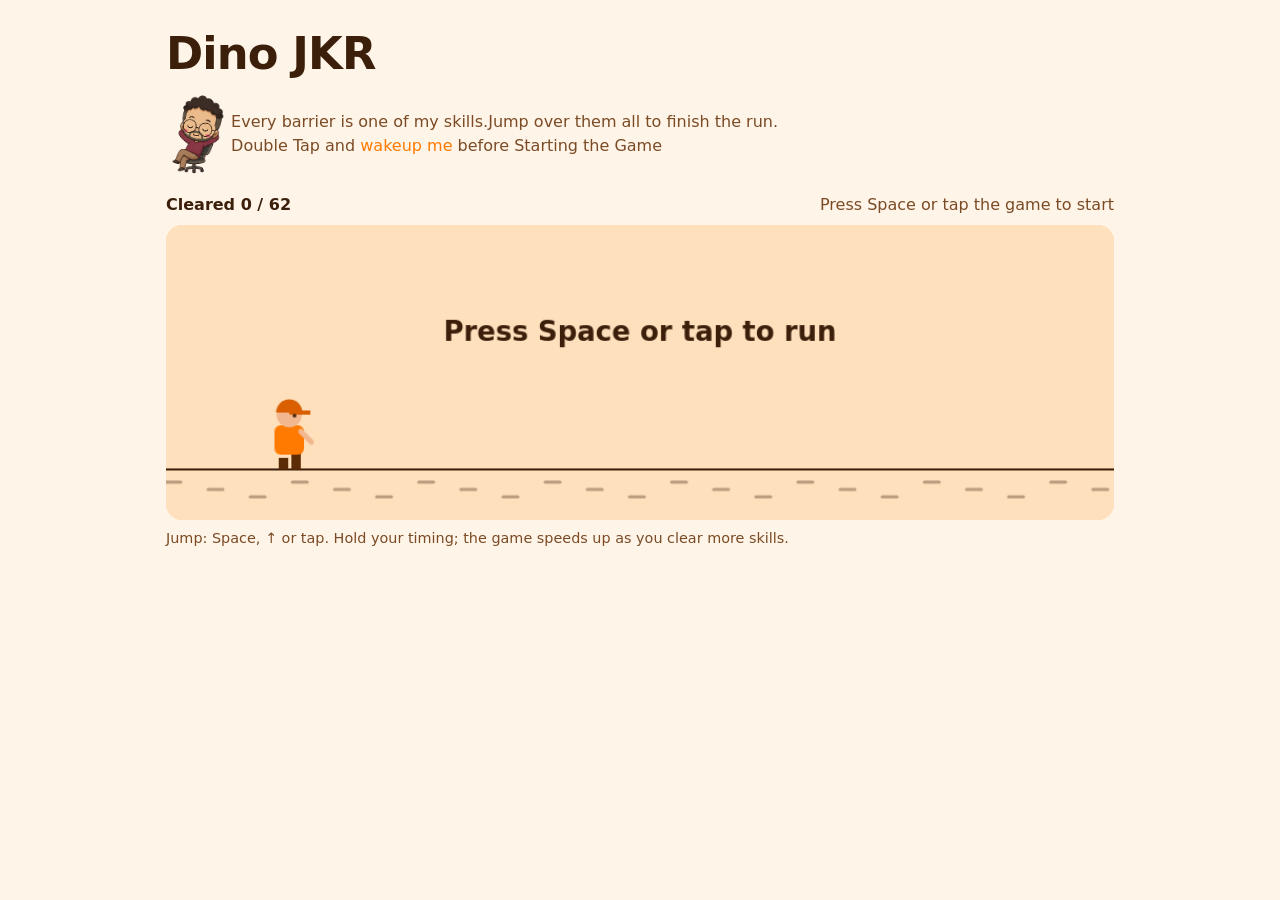
<file: dino-jkr.html>
<!DOCTYPE html>
<html lang="en" id="dino-jkr">

<head>
    <meta charset="utf-8">
    <meta name="viewport" content="width=device-width, initial-scale=1, viewport-fit=cover">

    <title>Dino JKR</title>

    <style>
        :root {
            --bg: #fff4e8;
            --ink: #3b1f0b;
            --sky: #ffe0bd;
            --card: #ffffff;
            --mut: #7a4b25;
            --acc: #ff7a00;
            color-scheme: light;
        }
        .accent {
            color: var(--acc);
        }

        * {
            box-sizing: border-box;
        }

        html,
        body {
            margin: 0;
            padding: 0;
        }

        body {
            background: var(--bg);
            color: var(--ink);
            font-family:
                "Bricolage Grotesque",
                system-ui,
                -apple-system,
                "Segoe UI",
                sans-serif;
            line-height: 1.5;
        }

        main {
            max-width: 980px;
            margin: 0 auto;
            padding: 20px 16px 40px;
        }

        h1 {
            font-size: clamp(1.8rem, 5vw, 2.8rem);
            font-weight: 800;
            margin: 0 0 4px;
            letter-spacing: -0.02em;
        }

        div.sub {
            margin: 0 0 16px;
            color: var(--mut);
        }
        div.sub  img, div.sub p {
            display: inline-block;
            vertical-align: middle;
        }

        .hud {
            display: flex;
            justify-content: space-between;
            gap: 12px;
            flex-wrap: wrap;
            margin-bottom: 8px;
            font-weight: 700;
        }

        .hud span:last-child {
            color: var(--mut);
            font-weight: 400;
        }

        canvas {
            display: block;
            width: 100%;
            height: auto;
            border-radius: 16px;
            background: var(--sky);
            touch-action: manipulation;
            cursor: pointer;
            outline-offset: 3px;
        }

        canvas:focus-visible {
            outline: 3px solid var(--acc);
        }

        .hint {
            color: var(--mut);
            font-size: 0.9rem;
            margin: 8px 0 0;
        }

        /* Game Loader */
        #skillRunnerLoader {
            position: fixed;
            inset: 0;
            z-index: 9999;
            display: grid;
            place-items: center;
            background: var(--bg);
            color: var(--ink);
            transition:
                opacity 0.45s ease,
                visibility 0.45s ease;
        }

        #skillRunnerLoader.loaded {
            opacity: 0;
            visibility: hidden;
            pointer-events: none;
        }

        .skill-runner-loader-inner {
            width: min(320px, calc(100vw - 40px));
            text-align: center;
        }

        .skill-runner-loader-spinner {
            width: 54px;
            height: 54px;
            margin: 0 auto 18px;
            border: 5px solid rgba(255, 122, 0, 0.18);
            border-top-color: var(--acc);
            border-radius: 50%;
            animation: skillRunnerLoaderSpin 0.8s linear infinite;
        }

        .skill-runner-loader-title {
            font-weight: 800;
            font-size: 1.15rem;
            margin-bottom: 14px;
        }

        .skill-runner-loader-bar {
            height: 7px;
            overflow: hidden;
            border-radius: 999px;
            background: rgba(255, 122, 0, 0.15);
        }

        .skill-runner-loader-bar span {
            display: block;
            width: 0;
            height: 100%;
            border-radius: inherit;
            background: var(--acc);
            animation: skillRunnerLoaderProgress 1.5s ease forwards;
        }

        .skill-runner-loader-percent {
            margin-top: 8px;
            color: var(--mut);
            font-size: 0.85rem;
        }

        @keyframes skillRunnerLoaderSpin {
            to {
                transform: rotate(360deg);
            }
        }

        @keyframes skillRunnerLoaderProgress {
            0% {
                width: 0;
            }

            70% {
                width: 78%;
            }

            100% {
                width: 100%;
            }
        }

        @media (prefers-reduced-motion: reduce) {
            .skill-runner-loader-spinner,
            .skill-runner-loader-bar span {
                animation: none;
            }

            .skill-runner-loader-bar span {
                width: 100%;
            }
        }
    </style>
</head>

<body>

    <!-- Loader -->
    <div id="skillRunnerLoader" aria-label="Loading game">
        <div class="skill-runner-loader-inner">

            <div class="skill-runner-loader-spinner"></div>

            <div class="skill-runner-loader-title">
                Loading Dino JKR...
            </div>

            <div class="skill-runner-loader-bar">
                <span></span>
            </div>

            <div class="skill-runner-loader-percent">
                0%
            </div>

        </div>
    </div>

    <main>

        <h1>Dino JKR</h1>

        <div class="sub">
          <img src="assets/img/avatars/relax.png" width="60px">
          <p>Every barrier is one of my skills.Jump over them all to finish the run.<br>Double Tap and <span class="accent">wakeup me</span> before Starting the Game</p>
        </div>

        <div class="hud">
            <span id="skillRunnerScore">
                Cleared 0 / 0
            </span>

            <span id="skillRunnerStatus">
                Press Space or tap the game to start
            </span>
            
        </div>

        <canvas
            id="skillRunnerCanvas"
            width="900"
            height="280"
            tabindex="0"
            aria-label="Skill runner game. Press space or tap to jump."
        ></canvas>

        <p class="hint">
            Jump: Space, ↑ or tap.
            Hold your timing; the game speeds up as you clear more skills.
        </p>

    </main>

    <script>
        (() => {

            "use strict";

            /* =========================================================
               GAME DATA
            ========================================================= */

            const skillRunnerData = [

                [
                    "Frontend",
                    "#2563eb",
                    "🌐|HTML5;🎨|CSS3;⚡|JavaScript;🎞️|GSAP;💲|jQuery;🅱️|Bootstrap 5;🌬️|Tailwind CSS;⚛️|React.js;🚀|Vite;📱|Responsive Design"
                ],

                [
                    "Backend",
                    "#16a34a",
                    "🐘|PHP;🐍|Python;🟢|Node.js;🖥️|Server-Side Programming;🔁|CRUD Operations"
                ],

                [
                    "Databases",
                    "#9333ea",
                    "🐬|MySQL;🍃|MongoDB;🗃️|SQL;🛠️|phpMyAdmin;📐|Database Design;⏱️|Query Optimization"
                ],

                [
                    "Frameworks",
                    "#dc2626",
                    "🚂|Express.js;🟩|Vue.js;🔴|Laravel;🧪|Flask;🎸|Django"
                ],

                [
                    "APIs & Integration",
                    "#0891b2",
                    "🔌|REST APIs;🧩|Third-Party APIs;🔄|AJAX;📡|Fetch API;📦|JSON;💳|Payment Gateway;📧|Email Integration;📬|SMTP"
                ],

                [
                    "Web Infrastructure",
                    "#ea580c",
                    "🎛️|cPanel;📮|Webmail;🧭|DNS;🏷️|Domain Management;🔒|SSL/TLS;☁️|Cloudflare;🚢|Deployment;🔧|Hosting Maintenance"
                ],

                [
                    "CMS & Platforms",
                    "#be185d",
                    "📝|WordPress;🎯|Webflow;🖌️|Theme Customization;🔗|Plugin Integration;🗂️|Website Management"
                ],

                [
                    "SEO & Analytics",
                    "#4d7c0f",
                    "🔎|Search Console;📊|Analytics 4;🧷|Tag Manager;🗺️|XML Sitemaps;🤖|robots.txt;🏎️|PageSpeed Insights;🏮|Lighthouse;📍|Business Profile;🛰️|Technical SEO"
                ],

                [
                    "Tools",
                    "#475569",
                    "🌿|Git;🐙|GitHub;💻|VS Code;🐞|PyCharm;🧱|WAMP Server;✏️|Figma"
                ]

            ];


            /* =========================================================
               SKILL COLLECTION
            ========================================================= */

            const skillRunnerSkills = [];
            const skillRunnerCategories = {};

            skillRunnerData.forEach(
                (
                    [
                        skillRunnerCategory,
                        skillRunnerColor,
                        skillRunnerSkillsText
                    ]
                ) => {

                    skillRunnerCategories[skillRunnerCategory] = {
                        color: skillRunnerColor,
                        total: 0,
                        completed: 0
                    };

                    skillRunnerSkillsText
                        .split(";")
                        .forEach(skillRunnerItem => {

                            const [
                                skillRunnerEmoji,
                                skillRunnerName
                            ] = skillRunnerItem.split("|");

                            skillRunnerSkills.push({
                                category: skillRunnerCategory,
                                color: skillRunnerColor,
                                emoji: skillRunnerEmoji,
                                name: skillRunnerName
                            });

                            skillRunnerCategories[
                                skillRunnerCategory
                            ].total++;

                        });

                }
            );


            /* =========================================================
               CANVAS
            ========================================================= */

            const skillRunnerCanvas =
                document.getElementById("skillRunnerCanvas");

            const skillRunnerContext =
                skillRunnerCanvas.getContext("2d");

            const skillRunnerWidth = 900;
            const skillRunnerHeight = 280;

            const skillRunnerGroundY = 232;

            const skillRunnerBoyX = 100;
            const skillRunnerBoyWidth = 34;
            const skillRunnerBoyHeight = 58;

            const skillRunnerGravity = 0.8;
            const skillRunnerJumpVelocity = 15.5;

            const skillRunnerDevicePixelRatio =
                Math.min(window.devicePixelRatio || 1, 2);

            skillRunnerCanvas.width =
                skillRunnerWidth * skillRunnerDevicePixelRatio;

            skillRunnerCanvas.height =
                skillRunnerHeight * skillRunnerDevicePixelRatio;

            skillRunnerContext.setTransform(
                skillRunnerDevicePixelRatio,
                0,
                0,
                skillRunnerDevicePixelRatio,
                0,
                0
            );

            const skillRunnerFont =
                '"Bricolage Grotesque", system-ui, sans-serif';


            /* =========================================================
               THEME
            ========================================================= */

            let skillRunnerTheme = {};

            function skillRunnerApplyTheme() {

                const skillRunnerComputedStyle =
                    getComputedStyle(
                        document.documentElement
                    );

                skillRunnerTheme.sky =
                    skillRunnerComputedStyle
                        .getPropertyValue("--sky")
                        .trim();

                skillRunnerTheme.ink =
                    skillRunnerComputedStyle
                        .getPropertyValue("--ink")
                        .trim();

                skillRunnerTheme.accent =
                    skillRunnerComputedStyle
                        .getPropertyValue("--acc")
                        .trim();
            }

            skillRunnerApplyTheme();

            if (
                typeof matchMedia === "function"
            ) {

                matchMedia(
                    "(prefers-color-scheme: dark)"
                ).addEventListener(
                    "change",
                    skillRunnerApplyTheme
                );

            }


            /* =========================================================
               HUD ELEMENTS
            ========================================================= */

            const skillRunnerScoreElement =
                document.getElementById(
                    "skillRunnerScore"
                );

            const skillRunnerStatusElement =
                document.getElementById(
                    "skillRunnerStatus"
                );


            /* =========================================================
               GAME STATE
            ========================================================= */

            let skillRunnerState = "idle";

            let skillRunnerObstacles = [];

            let skillRunnerObstacleIndex = 0;

            let skillRunnerClearedCount = 0;

            let skillRunnerSpeed = 6;

            let skillRunnerDistance = 0;

            let skillRunnerObstacleGap = 0;

            let skillRunnerBoy = {
                height: 0,
                velocityY: 0
            };

            let skillRunnerGameOverTime = 0;

            let skillRunnerLostObstacle = null;

            let skillRunnerLastFrameTime = 0;


            /* =========================================================
               RESET GAME
            ========================================================= */

            function skillRunnerReset() {

                skillRunnerObstacles = [];

                skillRunnerObstacleIndex = 0;

                skillRunnerClearedCount = 0;

                skillRunnerSpeed = 6;

                skillRunnerDistance = 0;

                skillRunnerObstacleGap = 0;

                skillRunnerBoy = {
                    height: 0,
                    velocityY: 0
                };

                skillRunnerLostObstacle = null;

                skillRunnerUpdateHud();

                skillRunnerStatusElement.textContent = "Go!";
            }


            /* =========================================================
               HUD
            ========================================================= */

            function skillRunnerUpdateHud() {

                skillRunnerScoreElement.textContent =
                    `Cleared ${skillRunnerClearedCount} / ${skillRunnerSkills.length}`;

            }


            /* =========================================================
               START / JUMP ACTION
            ========================================================= */

            function skillRunnerAction() {

                if (skillRunnerState === "run") {

                    if (
                        skillRunnerBoy.height === 0
                    ) {

                        skillRunnerBoy.velocityY =
                            skillRunnerJumpVelocity;

                    }

                }

                else if (
                    skillRunnerState === "idle" ||
                    performance.now() -
                    skillRunnerGameOverTime > 400
                ) {

                    skillRunnerReset();

                    skillRunnerState = "run";

                    skillRunnerBoy.velocityY =
                        skillRunnerJumpVelocity;

                }

            }


            /* =========================================================
               KEYBOARD CONTROLS
            ========================================================= */

            window.addEventListener(
                "keydown",
                skillRunnerKeyboardHandler
            );

            function skillRunnerKeyboardHandler(
                skillRunnerEvent
            ) {

                if (
                    [
                        "Space",
                        "ArrowUp",
                        "KeyW"
                    ].includes(
                        skillRunnerEvent.code
                    )
                ) {

                    const skillRunnerTargetTag =
                        skillRunnerEvent
                            .target
                            ?.tagName;

                    if (
                        skillRunnerTargetTag === "INPUT" ||
                        skillRunnerTargetTag === "TEXTAREA"
                    ) {
                        return;
                    }

                    skillRunnerEvent.preventDefault();

                    if (
                        !skillRunnerEvent.repeat
                    ) {

                        skillRunnerAction();

                    }

                }

            }


            /* =========================================================
               POINTER / TOUCH CONTROL
            ========================================================= */

            skillRunnerCanvas.addEventListener(
                "pointerdown",
                skillRunnerPointerHandler
            );

            function skillRunnerPointerHandler(
                skillRunnerEvent
            ) {

                skillRunnerEvent.preventDefault();

                skillRunnerAction();

            }


            /* =========================================================
               UPDATE GAME
            ========================================================= */

            function skillRunnerUpdate(
                skillRunnerDeltaTime
            ) {

                skillRunnerBoy.velocityY -=
                    skillRunnerGravity *
                    skillRunnerDeltaTime;

                skillRunnerBoy.height +=
                    skillRunnerBoy.velocityY *
                    skillRunnerDeltaTime;


                /* Ground collision */

                if (
                    skillRunnerBoy.height <= 0
                ) {

                    skillRunnerBoy.height = 0;

                    skillRunnerBoy.velocityY = 0;

                }


                /* Increase game speed */

                skillRunnerSpeed =
                    Math.min(
                        6 +
                        skillRunnerClearedCount *
                        0.07,
                        10.5
                    );


                skillRunnerDistance +=
                    skillRunnerSpeed *
                    skillRunnerDeltaTime;


                /* Last obstacle */

                const skillRunnerLastObstacle =
                    skillRunnerObstacles[
                        skillRunnerObstacles.length - 1
                    ];


                /* Spawn next obstacle */

                if (
                    skillRunnerObstacleIndex <
                    skillRunnerSkills.length &&
                    (
                        !skillRunnerLastObstacle ||
                        skillRunnerWidth -
                        skillRunnerLastObstacle.x >=
                        skillRunnerObstacleGap
                    )
                ) {

                    skillRunnerObstacles.push({

                        ...skillRunnerSkills[
                            skillRunnerObstacleIndex
                        ],

                        x: skillRunnerWidth + 20,

                        width: 60,

                        height:
                            46 +
                            (
                                skillRunnerObstacleIndex *
                                37
                            ) % 26,

                        completed: false

                    });


                    skillRunnerObstacleGap =
                        310 +
                        Math.random() * 130 +
                        skillRunnerSpeed * 14;


                    skillRunnerObstacleIndex++;

                }


                /* Player collision area */

                const skillRunnerPlayerX =
                    skillRunnerBoyX + 6;

                const skillRunnerPlayerWidth =
                    skillRunnerBoyWidth - 12;

                const skillRunnerPlayerBottom =
                    skillRunnerGroundY -
                    skillRunnerBoy.height;


                /* Update obstacles */

                for (
                    const skillRunnerObstacle
                    of skillRunnerObstacles
                ) {

                    skillRunnerObstacle.x -=
                        skillRunnerSpeed *
                        skillRunnerDeltaTime;


                    /* Collision */

                    if (
                        skillRunnerPlayerX <
                        skillRunnerObstacle.x +
                        skillRunnerObstacle.width &&

                        skillRunnerPlayerX +
                        skillRunnerPlayerWidth >
                        skillRunnerObstacle.x &&

                        skillRunnerPlayerBottom >
                        skillRunnerGroundY -
                        skillRunnerObstacle.height +
                        4
                    ) {

                        skillRunnerState = "over";

                        skillRunnerGameOverTime =
                            performance.now();

                        skillRunnerLostObstacle =
                            skillRunnerObstacle;

                        skillRunnerStatusElement.textContent =
                            `Stopped by ${skillRunnerObstacle.name}. Press Space to retry.`;

                        return;

                    }


                    /* Successfully cleared */

                    if (
                        !skillRunnerObstacle.completed &&
                        skillRunnerObstacle.x +
                        skillRunnerObstacle.width <
                        skillRunnerBoyX
                    ) {

                        skillRunnerObstacle.completed =
                            true;

                        skillRunnerClearedCount++;

                        skillRunnerUpdateHud();

                        skillRunnerStatusElement.textContent =
                            `Cleared ${skillRunnerObstacle.name}`;

                    }

                }


                /* Remove old obstacles */

                while (
                    skillRunnerObstacles.length &&
                    skillRunnerObstacles[0].x < -200
                ) {

                    skillRunnerObstacles.shift();

                }


                /* Win condition */

                if (
                    skillRunnerClearedCount ===
                    skillRunnerSkills.length
                ) {

                    skillRunnerState = "win";

                    skillRunnerGameOverTime =
                        performance.now();

                    skillRunnerStatusElement.textContent =
                        "Run complete. Press Space to play again.";

                }

            }


            /* =========================================================
               DRAW PLAYER
            ========================================================= */

            function skillRunnerDrawBoy() {

                const skillRunnerBoyFloor =
                    skillRunnerGroundY -
                    skillRunnerBoy.height;

                const skillRunnerBoyPositionX =
                    skillRunnerBoyX;

                const skillRunnerIsAirborne =
                    skillRunnerBoy.height > 0;

                const skillRunnerAnimationPhase =
                    Math.floor(
                        skillRunnerDistance / 12
                    ) % 2;


                /* Legs */

                skillRunnerContext.fillStyle =
                    "#5b2c06";


                if (
                    skillRunnerIsAirborne
                ) {

                    skillRunnerContext.fillRect(
                        skillRunnerBoyPositionX + 7,
                        skillRunnerBoyFloor - 16,
                        9,
                        14
                    );

                    skillRunnerContext.fillRect(
                        skillRunnerBoyPositionX + 19,
                        skillRunnerBoyFloor - 20,
                        9,
                        14
                    );

                }

                else {

                    skillRunnerContext.fillRect(
                        skillRunnerBoyPositionX + 7,
                        skillRunnerBoyFloor -
                        16 +
                        (
                            skillRunnerAnimationPhase
                                ? 0
                                : 5
                        ),
                        9,
                        16 -
                        (
                            skillRunnerAnimationPhase
                                ? 0
                                : 5
                        )
                    );

                    skillRunnerContext.fillRect(
                        skillRunnerBoyPositionX + 19,
                        skillRunnerBoyFloor -
                        16 +
                        (
                            skillRunnerAnimationPhase
                                ? 5
                                : 0
                        ),
                        9,
                        16 -
                        (
                            skillRunnerAnimationPhase
                                ? 5
                                : 0
                        )
                    );

                }


                /* Body */

                skillRunnerContext.fillStyle =
                    skillRunnerTheme.accent;

                skillRunnerContext.beginPath();

                skillRunnerContext.roundRect(
                    skillRunnerBoyPositionX + 3,
                    skillRunnerBoyFloor - 42,
                    28,
                    28,
                    6
                );

                skillRunnerContext.fill();


                /* Arm */

                skillRunnerContext.strokeStyle =
                    "#f2b78f";

                skillRunnerContext.lineWidth = 5;

                skillRunnerContext.lineCap =
                    "round";

                skillRunnerContext.beginPath();

                skillRunnerContext.moveTo(
                    skillRunnerBoyPositionX + 28,
                    skillRunnerBoyFloor - 36
                );

                skillRunnerContext.lineTo(
                    skillRunnerBoyPositionX + 38,
                    skillRunnerBoyFloor -
                    (
                        skillRunnerIsAirborne
                            ? 50
                            : 30
                    ) +
                    (
                        skillRunnerAnimationPhase
                            ? 0
                            : 4
                    )
                );

                skillRunnerContext.stroke();


                /* Face */

                skillRunnerContext.fillStyle =
                    "#f2b78f";

                skillRunnerContext.beginPath();

                skillRunnerContext.arc(
                    skillRunnerBoyPositionX + 17,
                    skillRunnerBoyFloor - 52,
                    12,
                    0,
                    Math.PI * 2
                );

                skillRunnerContext.fill();


                /* Hair */

                skillRunnerContext.fillStyle =
                    "#d95f00";

                skillRunnerContext.beginPath();

                skillRunnerContext.arc(
                    skillRunnerBoyPositionX + 17,
                    skillRunnerBoyFloor - 54,
                    12.5,
                    Math.PI,
                    0
                );

                skillRunnerContext.fill();

                skillRunnerContext.fillRect(
                    skillRunnerBoyPositionX + 17,
                    skillRunnerBoyFloor - 56,
                    20,
                    4
                );


                /* Eye */

                skillRunnerContext.fillStyle =
                    skillRunnerTheme.ink;

                skillRunnerContext.beginPath();

                skillRunnerContext.arc(
                    skillRunnerBoyPositionX + 22,
                    skillRunnerBoyFloor - 51,
                    1.8,
                    0,
                    Math.PI * 2
                );

                skillRunnerContext.fill();

            }


            /* =========================================================
               DRAW OBSTACLE
            ========================================================= */

            function skillRunnerDrawObstacle(
                skillRunnerObstacle
            ) {

                const skillRunnerObstacleY =
                    skillRunnerGroundY -
                    skillRunnerObstacle.height;


                /* Main obstacle */

                skillRunnerContext.fillStyle =
                    skillRunnerTheme.accent;

                skillRunnerContext.beginPath();

                skillRunnerContext.roundRect(
                    skillRunnerObstacle.x,
                    skillRunnerObstacleY,
                    skillRunnerObstacle.width,
                    skillRunnerObstacle.height,
                    8
                );

                skillRunnerContext.fill();


                /* Pattern */

                skillRunnerContext.fillStyle =
                    "rgba(255,255,255,.35)";

                for (
                    let skillRunnerPatternX = 0;
                    skillRunnerPatternX <
                    skillRunnerObstacle.width;
                    skillRunnerPatternX += 16
                ) {

                    skillRunnerContext.beginPath();

                    skillRunnerContext.moveTo(
                        skillRunnerObstacle.x +
                        skillRunnerPatternX,
                        skillRunnerObstacleY
                    );

                    skillRunnerContext.lineTo(
                        skillRunnerObstacle.x +
                        skillRunnerPatternX +
                        8,
                        skillRunnerObstacleY
                    );

                    skillRunnerContext.lineTo(
                        skillRunnerObstacle.x +
                        skillRunnerPatternX,
                        skillRunnerObstacleY +
                        8
                    );

                    skillRunnerContext.closePath();

                    skillRunnerContext.fill();

                }


                /* Emoji */

                skillRunnerContext.font =
                    "30px sans-serif";

                skillRunnerContext.textAlign =
                    "center";

                skillRunnerContext.textBaseline =
                    "middle";

                skillRunnerContext.fillStyle =
                    "#fff";

                skillRunnerContext.fillText(
                    skillRunnerObstacle.emoji,
                    skillRunnerObstacle.x +
                    skillRunnerObstacle.width / 2,
                    skillRunnerObstacleY +
                    skillRunnerObstacle.height / 2 +
                    4
                );


                /* Skill name */

                skillRunnerContext.font =
                    `700 12px ${skillRunnerFont}`;

                skillRunnerContext.textBaseline =
                    "alphabetic";

                skillRunnerContext.fillStyle =
                    skillRunnerTheme.ink;

                skillRunnerContext.fillText(
                    skillRunnerObstacle.name,
                    skillRunnerObstacle.x +
                    skillRunnerObstacle.width / 2,
                    skillRunnerObstacleY - 8
                );

            }


            /* =========================================================
               DRAW GAME
            ========================================================= */

            function skillRunnerDraw() {

                skillRunnerContext.clearRect(
                    0,
                    0,
                    skillRunnerWidth,
                    skillRunnerHeight
                );


                /* Background */

                skillRunnerContext.fillStyle =
                    skillRunnerTheme.sky;

                skillRunnerContext.fillRect(
                    0,
                    0,
                    skillRunnerWidth,
                    skillRunnerHeight
                );


                /* Ground */

                skillRunnerContext.strokeStyle =
                    skillRunnerTheme.ink;

                skillRunnerContext.lineWidth = 2;

                skillRunnerContext.beginPath();

                skillRunnerContext.moveTo(
                    0,
                    skillRunnerGroundY
                );

                skillRunnerContext.lineTo(
                    skillRunnerWidth,
                    skillRunnerGroundY
                );

                skillRunnerContext.stroke();


                /* Ground animation */

                skillRunnerContext.globalAlpha = 0.35;

                skillRunnerContext.lineWidth = 3;

                for (
                    let skillRunnerGroundIndex = -1;
                    skillRunnerGroundIndex <
                    skillRunnerWidth / 40 + 1;
                    skillRunnerGroundIndex++
                ) {

                    const skillRunnerGroundX =
                        skillRunnerGroundIndex * 40 -
                        (
                            skillRunnerDistance * 0.9
                        ) % 40;

                    const skillRunnerGroundYPosition =
                        skillRunnerGroundY +
                        12 +
                        (
                            skillRunnerGroundIndex % 3
                        ) * 7;

                    skillRunnerContext.beginPath();

                    skillRunnerContext.moveTo(
                        skillRunnerGroundX,
                        skillRunnerGroundYPosition
                    );

                    skillRunnerContext.lineTo(
                        skillRunnerGroundX + 14,
                        skillRunnerGroundYPosition
                    );

                    skillRunnerContext.stroke();

                }

                skillRunnerContext.globalAlpha = 1;


                /* Obstacles */

                if (
                    skillRunnerObstacles
                ) {

                    skillRunnerObstacles.forEach(
                        skillRunnerDrawObstacle
                    );

                }


                /* Player */

                skillRunnerDrawBoy();


                /* Text */

                skillRunnerContext.fillStyle =
                    skillRunnerTheme.ink;

                skillRunnerContext.textAlign =
                    "center";

                skillRunnerContext.textBaseline =
                    "alphabetic";


                /* Idle */

                if (
                    skillRunnerState === "idle"
                ) {

                    skillRunnerContext.font =
                        `800 26px ${skillRunnerFont}`;

                    skillRunnerContext.fillText(
                        "Press Space or tap to run",
                        skillRunnerWidth / 2,
                        110
                    );

                }


                /* Game Over */

                if (
                    skillRunnerState === "over" &&
                    skillRunnerLostObstacle
                ) {

                    skillRunnerContext.font =
                        `800 26px ${skillRunnerFont}`;

                    skillRunnerContext.fillText(
                        `Stopped by ${skillRunnerLostObstacle.emoji} ${skillRunnerLostObstacle.name}`,
                        skillRunnerWidth / 2,
                        100
                    );

                    skillRunnerContext.font =
                        `400 16px ${skillRunnerFont}`;

                    skillRunnerContext.fillText(
                        `Cleared ${skillRunnerClearedCount} of ${skillRunnerSkills.length}. Press Space to retry.`,
                        skillRunnerWidth / 2,
                        128
                    );

                }


                /* Win */

                if (
                    skillRunnerState === "win"
                ) {

                    skillRunnerContext.font =
                        `800 26px ${skillRunnerFont}`;

                    skillRunnerContext.fillText(
                        `All ${skillRunnerSkills.length} skills cleared`,
                        skillRunnerWidth / 2,
                        100
                    );

                    skillRunnerContext.font =
                        `400 16px ${skillRunnerFont}`;

                    skillRunnerContext.fillText(
                        "Let's build something together. Press Space to replay.",
                        skillRunnerWidth / 2,
                        128
                    );

                }

            }


            /* =========================================================
               GAME LOOP
            ========================================================= */

            function skillRunnerGameLoop(
                skillRunnerTimestamp
            ) {

                const skillRunnerDeltaTime =
                    Math.min(
                        (
                            skillRunnerTimestamp -
                            skillRunnerLastFrameTime
                        ) / 16.67 || 1,
                        2.5
                    );

                skillRunnerLastFrameTime =
                    skillRunnerTimestamp;


                if (
                    skillRunnerState === "run"
                ) {

                    skillRunnerUpdate(
                        skillRunnerDeltaTime
                    );

                }


                skillRunnerDraw();

                requestAnimationFrame(
                    skillRunnerGameLoop
                );

            }


            /* =========================================================
               INITIALIZE GAME
            ========================================================= */

            skillRunnerReset();

            skillRunnerState = "idle";

            skillRunnerStatusElement.textContent =
                "Press Space or tap the game to start";


            /* =========================================================
               LOADER
            ========================================================= */

            const skillRunnerLoader =
                document.getElementById(
                    "skillRunnerLoader"
                );

            const skillRunnerLoaderPercent =
                skillRunnerLoader.querySelector(
                    ".skill-runner-loader-percent"
                );

            let skillRunnerLoaderProgress = 0;

            const skillRunnerLoaderTimer =
                setInterval(() => {

                    skillRunnerLoaderProgress =
                        Math.min(
                            100,
                            skillRunnerLoaderProgress +
                            Math.floor(
                                Math.random() * 12
                            ) + 7
                        );

                    skillRunnerLoaderPercent.textContent =
                        `${skillRunnerLoaderProgress}%`;


                    if (
                        skillRunnerLoaderProgress >= 100
                    ) {

                        clearInterval(
                            skillRunnerLoaderTimer
                        );

                        setTimeout(() => {

                            skillRunnerLoader.classList.add(
                                "loaded"
                            );

                        }, 180);

                    }

                }, 110);


            /* =========================================================
               START ANIMATION
            ========================================================= */

            requestAnimationFrame(
                skillRunnerGameLoop
            );

        })();
    </script>

</body>

</html>
</file>
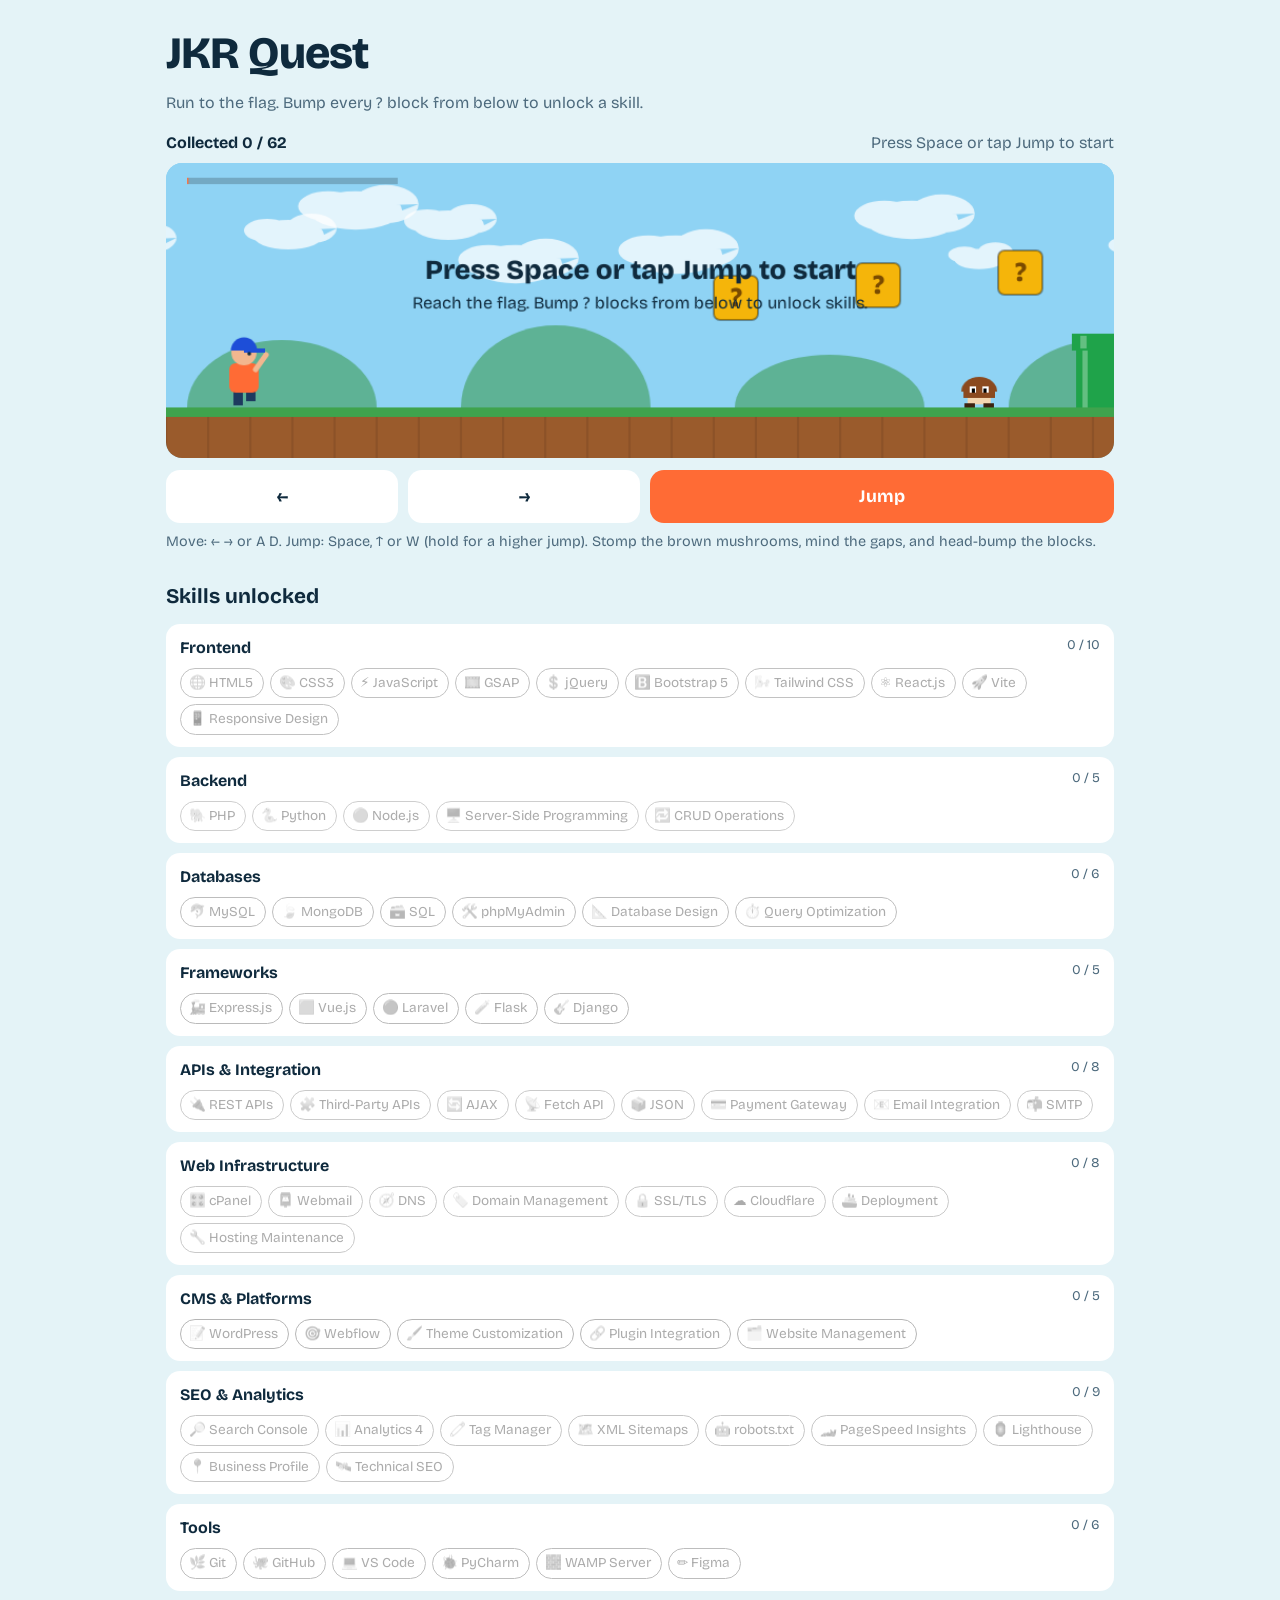
<file: jkr-quest.html>
<!DOCTYPE html>
<html lang="en">
<head>
<meta charset="utf-8">
<meta name="viewport" content="width=device-width, initial-scale=1, viewport-fit=cover">
<title>Skill Quest 1-1</title>
<link href="https://fonts.googleapis.com/css2?family=Bricolage+Grotesque:wght@400;700;800&display=swap" rel="stylesheet">
<style>
:root{--bg:#e4f3f7;--ink:#0f2a3d;--sky:#8fd3f4;--card:#ffffff;--mut:#4d6a7d;--acc:#ff6b35;box-sizing:border-box;padding-top:env(safe-area-inset-top,0px);padding-bottom:env(safe-area-inset-bottom,0px);color-scheme:light}
@media(prefers-color-scheme:dark){:root:not([data-theme="light"]){--bg:#0b1a28;--ink:#e8f3f8;--sky:#1d4468;--card:#14304a;--mut:#9db7c8;color-scheme:dark}}
:root[data-theme="dark"]{--bg:#0b1a28;--ink:#e8f3f8;--sky:#1d4468;--card:#14304a;--mut:#9db7c8;color-scheme:dark}
html{scroll-padding-top:env(safe-area-inset-top,0px)}
*{box-sizing:border-box}
body{margin:0;background:var(--bg);color:var(--ink);font-family:"Bricolage Grotesque",system-ui,-apple-system,"Segoe UI",sans-serif;line-height:1.5}
main{max-width:980px;margin:0 auto;padding:20px 16px 40px}
h1{font-size:clamp(1.8rem,5vw,2.8rem);font-weight:800;margin:0 0 4px;letter-spacing:-.02em}
p.sub{margin:0 0 16px;color:var(--mut)}
.hud{display:flex;justify-content:space-between;gap:12px;flex-wrap:wrap;margin-bottom:8px;font-weight:700}
.hud span:last-child{color:var(--mut);font-weight:400}
canvas{display:block;width:100%;height:auto;border-radius:16px;background:var(--sky);touch-action:none;outline-offset:3px}
canvas:focus-visible{outline:3px solid var(--acc)}
.pad{display:flex;gap:10px;margin:12px 0 6px}
.pad button{flex:1;padding:16px 0;font:700 1.1rem "Bricolage Grotesque",system-ui,sans-serif;border:0;border-radius:14px;background:var(--card);color:var(--ink);touch-action:none;user-select:none;-webkit-user-select:none}
.pad button.jump{flex:2;background:var(--acc);color:#fff}
.pad button:active{transform:translateY(2px)}
.hint{color:var(--mut);font-size:.9rem;margin:8px 0 28px}
h2{font-size:1.3rem;margin:0 0 12px}
.cat{background:var(--card);border-radius:14px;padding:12px 14px;margin-bottom:10px}
.cat h3{margin:0 0 8px;font-size:1rem;display:flex;justify-content:space-between}
.cat h3 small{color:var(--mut);font-weight:400}
.chips{display:flex;flex-wrap:wrap;gap:6px}
.chip{display:inline-flex;align-items:center;gap:6px;padding:4px 10px 4px 8px;border-radius:999px;font-size:.85rem;border:1.5px solid var(--c);opacity:.38;filter:grayscale(1);transition:opacity .25s,filter .25s,background .25s}
.chip.on{opacity:1;filter:none;background:var(--c);color:#fff}
@media(prefers-reduced-motion:reduce){.chip{transition:none}}
</style>
</head>
<body>
<main>
  <h1>JKR Quest</h1>
  <p class="sub">Run to the flag. Bump every ? block from below to unlock a skill.</p>
  <div class="hud"><span id="score">Collected 0 / 0</span><span id="last">Press Space or tap Jump to start</span></div>
  <canvas id="g" width="900" height="280" tabindex="0" aria-label="Side-scrolling skill platformer. Arrow keys move, space jumps."></canvas>
  <div class="pad" aria-label="Touch controls">
    <button data-k="l" aria-label="Move left">←</button>
    <button data-k="r" aria-label="Move right">→</button>
    <button data-k="j" class="jump">Jump</button>
  </div>
  <p class="hint">Move: ← → or A D. Jump: Space, ↑ or W (hold for a higher jump). Stomp the brown mushrooms, mind the gaps, and head-bump the blocks.</p>
  <h2>Skills unlocked</h2>
  <div id="inv"></div>
</main>
<script>
const DATA=[
["Frontend","#2563eb","🌐|HTML5;🎨|CSS3;⚡|JavaScript;🎞️|GSAP;💲|jQuery;🅱️|Bootstrap 5;🌬️|Tailwind CSS;⚛️|React.js;🚀|Vite;📱|Responsive Design"],
["Backend","#16a34a","🐘|PHP;🐍|Python;🟢|Node.js;🖥️|Server-Side Programming;🔁|CRUD Operations"],
["Databases","#9333ea","🐬|MySQL;🍃|MongoDB;🗃️|SQL;🛠️|phpMyAdmin;📐|Database Design;⏱️|Query Optimization"],
["Frameworks","#dc2626","🚂|Express.js;🟩|Vue.js;🔴|Laravel;🧪|Flask;🎸|Django"],
["APIs & Integration","#0891b2","🔌|REST APIs;🧩|Third-Party APIs;🔄|AJAX;📡|Fetch API;📦|JSON;💳|Payment Gateway;📧|Email Integration;📬|SMTP"],
["Web Infrastructure","#ea580c","🎛️|cPanel;📮|Webmail;🧭|DNS;🏷️|Domain Management;🔒|SSL/TLS;☁️|Cloudflare;🚢|Deployment;🔧|Hosting Maintenance"],
["CMS & Platforms","#be185d","📝|WordPress;🎯|Webflow;🖌️|Theme Customization;🔗|Plugin Integration;🗂️|Website Management"],
["SEO & Analytics","#4d7c0f","🔎|Search Console;📊|Analytics 4;🧷|Tag Manager;🗺️|XML Sitemaps;🤖|robots.txt;🏎️|PageSpeed Insights;🏮|Lighthouse;📍|Business Profile;🛰️|Technical SEO"],
["Tools","#475569","🌿|Git;🐙|GitHub;💻|VS Code;🐞|PyCharm;🧱|WAMP Server;✏️|Figma"]
];
const S=[],cats={},id=c=>"n-"+c.replace(/\W/g,"");
DATA.forEach(([c,col,s])=>{cats[c]={col,tot:0,got:0};s.split(";").forEach(x=>{const [e,n]=x.split("|");S.push({c,col,e,n});cats[c].tot++;});});

/* inventory */
const inv=document.getElementById("inv");
DATA.forEach(([c,col])=>{
  const box=document.createElement("div");box.className="cat";
  box.innerHTML=`<h3>${c}<small id="${id(c)}">0 / ${cats[c].tot}</small></h3><div class="chips"></div>`;
  const wrap=box.querySelector(".chips");
  S.filter(s=>s.c===c).forEach(s=>{const el=document.createElement("span");el.className="chip";el.style.setProperty("--c",col);el.textContent=s.e+" "+s.n;wrap.appendChild(el);s.chip=el;});
  inv.appendChild(box);
});
const scoreEl=document.getElementById("score"),lastEl=document.getElementById("last");

/* canvas + theme */
const cv=document.getElementById("g"),ctx=cv.getContext("2d");
const W=900,H=280,GY=232,BS=42,G=.7,JV=13.6,SP=4.2;
const dpr=Math.min(window.devicePixelRatio||1,2);
cv.width=W*dpr;cv.height=H*dpr;ctx.setTransform(dpr,0,0,dpr,0,0);
const FONT='"Bricolage Grotesque",system-ui,sans-serif';
let C={};
function theme(){const cs=getComputedStyle(document.documentElement);C.sky=cs.getPropertyValue("--sky").trim();C.ink=cs.getPropertyValue("--ink").trim();C.acc=cs.getPropertyValue("--acc").trim();}
theme();matchMedia("(prefers-color-scheme:dark)").addEventListener("change",theme);

/* level */
const LEN=520+S.length*135+500,POLE=LEN-300;
const blocks=[],pipes=[],goombas=[],gaps=[];
S.forEach((s,i)=>{const x=520+i*135;
  blocks.push({...s,x,y:GY-125-(i%3)*12,w:BS,h:BS,hit:false,bump:0,blk:true});
  if(i%6===2){const h=50+(i%3)*10;pipes.push({x:x+70,y:GY-h,w:52,h});}
  if(i%8===5)gaps.push([x+62,x+150]);
  if(i%5===1&&i%6!==2&&i%8!==5)goombas.push({x:x+100,ox:x+100,y:GY-28,w:34,h:28,d:-1,dead:false});
});
const ground=[];let gx=0;
gaps.forEach(([a,b])=>{ground.push({x:gx,y:GY,w:a-gx,h:H-GY,g:true});gx=b;});
ground.push({x:gx,y:GY,w:LEN-gx,h:H-GY,g:true});
const SOL=[...ground,...pipes,...blocks];
const clouds=Array.from({length:12},(_,i)=>({x:i*130+(i*53%90),y:20+(i*37%60),s:.7+(i%3)*.3}));

/* state */
const K={l:0,r:0,j:0};
let st="idle",p,safe,pops,cleared,wt,overAt=0,last=0;
function hud(){scoreEl.textContent=`Collected ${cleared} / ${S.length}`;}
function reset(){
  p={x:60,y:GY-56,w:28,h:56,vx:0,vy:0,f:1,ground:false,dead:false,inv:0};
  safe=60;pops=[];cleared=0;wt=0;
  blocks.forEach(b=>{b.hit=false;b.bump=0;});
  goombas.forEach(g=>{g.dead=false;g.x=g.ox;});
  S.forEach(s=>s.chip.classList.remove("on"));
  Object.keys(cats).forEach(c=>{cats[c].got=0;document.getElementById(id(c)).textContent="0 / "+cats[c].tot;});
  hud();
}
reset();
function startGame(){
  if(st==="idle"||(st==="win"&&performance.now()-overAt>700)){reset();st="run";lastEl.textContent="Go!";}
}
function respawn(){p.x=safe;p.y=GY-p.h-1;p.vx=p.vy=0;p.dead=false;p.inv=100;}
function die(){if(p.dead||p.inv>0)return;p.dead=true;p.vy=-11;lastEl.textContent="Oops! Back to the last safe spot.";}
function collect(b){
  b.hit=true;b.bump=8;cleared++;b.chip.classList.add("on");
  const c=cats[b.c];c.got++;document.getElementById(id(b.c)).textContent=c.got+" / "+c.tot;
  pops.push({e:b.e,n:b.n,x:b.x+BS/2,y:b.y,t:0});
  hud();lastEl.textContent=c.got===c.tot?`${b.c} complete`:`Unlocked ${b.n}`;
}
const ov=(a,b)=>a.x<b.x+b.w&&a.x+a.w>b.x&&a.y<b.y+b.h&&a.y+a.h>b.y;

function update(dt){
  if(p.dead){p.vy+=G*dt;p.y+=p.vy*dt;if(p.y>H+80)respawn();return;}
  if(st==="win"){wt=Math.min(wt+.02*dt,1);return;}
  const dir=K.r-K.l;p.vx=dir*SP;if(dir)p.f=dir;
  if(K.j&&p.ground){p.vy=-JV;p.ground=false;}
  if(!K.j&&p.vy<-4)p.vy=-4;
  p.vy=Math.min(p.vy+G*dt,14);
  p.x+=p.vx*dt;if(p.x<0)p.x=0;
  for(const s of SOL){if(ov(p,s)){if(p.vx>0)p.x=s.x-p.w;else if(p.vx<0)p.x=s.x+s.w;}}
  p.y+=p.vy*dt;p.ground=false;let seg=null;
  for(const s of SOL){if(ov(p,s)){
    if(p.vy>0){p.y=s.y-p.h;p.vy=0;p.ground=true;if(s.g)seg=s;}
    else if(p.vy<0){p.y=s.y+s.h;p.vy=0;if(s.blk&&!s.hit)collect(s);}
  }}
  if(seg&&p.x>seg.x+30&&p.x+p.w<seg.x+seg.w-30)safe=p.x;
  if(p.y>H+60){die();p.dead=false;respawn();return;}
  if(p.inv>0)p.inv-=dt;
  for(const g of goombas){
    if(g.dead)continue;
    g.x+=g.d*.8*dt;if(Math.abs(g.x-g.ox)>50)g.d*=-1;
    if(ov(p,g)){
      if(p.vy>1&&(p.y+p.h)-g.y<24){g.dead=true;p.vy=-8;}
      else die();
    }
  }
  blocks.forEach(b=>{if(b.bump>0)b.bump=Math.max(0,b.bump-.6*dt);});
  pops.forEach(o=>o.t+=dt);pops=pops.filter(o=>o.t<70);
  if(p.x+p.w>POLE){st="win";overAt=performance.now();p.x=POLE-p.w;p.vx=0;
    lastEl.textContent=`Flag reached with ${cleared} of ${S.length} skills. Press Space to replay.`;}
}

/* drawing */
function drawBoy(){
  const f=p.y+p.h,air=!p.ground,ph=Math.floor(p.x/12)%2,run=Math.abs(p.vx)>0;
  ctx.save();ctx.translate(p.x+p.w/2,0);ctx.scale(p.f,1);ctx.translate(-17,0);
  if(p.dead){ctx.globalAlpha=.9;}
  const x=0;
  ctx.fillStyle="#1e3a5f";
  if(air){ctx.fillRect(x+7,f-16,9,14);ctx.fillRect(x+19,f-20,9,14);}
  else{const a=run&&ph?5:0,b=run&&!ph?5:0;ctx.fillRect(x+7,f-16+a,9,16-a);ctx.fillRect(x+19,f-16+b,9,16-b);}
  ctx.fillStyle=C.acc;ctx.beginPath();ctx.roundRect(x+3,f-42,28,28,6);ctx.fill();
  ctx.strokeStyle="#f2b78f";ctx.lineWidth=5;ctx.lineCap="round";ctx.beginPath();
  ctx.moveTo(x+28,f-36);ctx.lineTo(x+38,f-(air?50:30)+(run&&ph?4:0));ctx.stroke();
  ctx.fillStyle="#f2b78f";ctx.beginPath();ctx.arc(x+17,f-52,12,0,7);ctx.fill();
  ctx.fillStyle="#1d4ed8";ctx.beginPath();ctx.arc(x+17,f-54,12.5,Math.PI,0);ctx.fill();
  ctx.fillRect(x+17,f-56,20,4);
  ctx.fillStyle="#0f2a3d";ctx.beginPath();ctx.arc(x+22,f-51,1.8,0,7);ctx.fill();
  ctx.restore();
}
function drawBlock(b){
  const y=b.y-b.bump;
  ctx.fillStyle=b.hit?b.col:"#f5b50a";ctx.beginPath();ctx.roundRect(b.x,y,BS,BS,6);ctx.fill();
  ctx.strokeStyle="rgba(0,0,0,.35)";ctx.lineWidth=2;ctx.stroke();
  ctx.textAlign="center";ctx.textBaseline="middle";
  if(b.hit){ctx.font="24px sans-serif";ctx.fillStyle="#fff";ctx.fillText(b.e,b.x+BS/2,y+BS/2+2);}
  else{ctx.font=`800 26px ${FONT}`;ctx.fillStyle="#7a4b00";ctx.fillText("?",b.x+BS/2,y+BS/2+1);}
}
function drawGoomba(g){
  if(g.dead)return;
  ctx.fillStyle="#8b4a1f";ctx.beginPath();ctx.ellipse(g.x+17,g.y+13,17,14,0,Math.PI,0);ctx.fill();
  ctx.fillRect(g.x+2,g.y+13,30,6);
  ctx.fillStyle="#f3d6b0";ctx.fillRect(g.x+6,g.y+19,22,6);
  ctx.fillStyle="#3b2210";const o=Math.floor(g.x/8)%2?2:0;ctx.fillRect(g.x+3+o,g.y+24,10,4);ctx.fillRect(g.x+21-o,g.y+24,10,4);
  ctx.fillStyle="#fff";ctx.fillRect(g.x+8,g.y+8,6,6);ctx.fillRect(g.x+20,g.y+8,6,6);
  ctx.fillStyle="#000";ctx.fillRect(g.x+10,g.y+10,3,4);ctx.fillRect(g.x+21,g.y+10,3,4);
}
function draw(){
  ctx.clearRect(0,0,W,H);
  ctx.fillStyle=C.sky;ctx.fillRect(0,0,W,H);
  const cam=Math.max(0,Math.min(LEN-W,p.x-280));
  ctx.fillStyle="rgba(255,255,255,.75)";
  clouds.forEach(c=>{const x=(((c.x*8-cam*.4)%1400)+1400)%1400-100;
    ctx.beginPath();ctx.ellipse(x,c.y+20,34*c.s,14*c.s,0,0,7);ctx.ellipse(x+22*c.s,c.y+14,24*c.s,14*c.s,0,0,7);ctx.ellipse(x-20*c.s,c.y+16,22*c.s,11*c.s,0,0,7);ctx.fill();});
  ctx.fillStyle="rgba(34,139,34,.45)";
  for(let i=0;i<8;i++){const x=(((i*260-cam*.6)%2080)+2080)%2080-150;ctx.beginPath();ctx.ellipse(x,GY,90,50+(i%3)*14,0,Math.PI,0);ctx.fill();}
  ctx.save();ctx.translate(-cam,0);
  ground.forEach(s=>{if(s.x+s.w<cam||s.x>cam+W)return;
    ctx.fillStyle="#9a5b2c";ctx.fillRect(s.x,s.y,s.w,s.h);
    ctx.fillStyle="#3fa34d";ctx.fillRect(s.x,s.y,s.w,9);
    ctx.strokeStyle="rgba(0,0,0,.18)";ctx.lineWidth=1;ctx.beginPath();
    for(let x=Math.max(s.x,Math.floor(cam/40)*40);x<Math.min(s.x+s.w,cam+W);x+=40){ctx.moveTo(x,s.y+9);ctx.lineTo(x,H);}ctx.stroke();});
  pipes.forEach(q=>{ctx.fillStyle="#1fa34a";ctx.fillRect(q.x+4,q.y+14,q.w-8,q.h-14);ctx.fillRect(q.x,q.y,q.w,16);
    ctx.fillStyle="rgba(255,255,255,.3)";ctx.fillRect(q.x+8,q.y+2,6,12);ctx.fillRect(q.x+10,q.y+16,5,q.h-16);});
  blocks.forEach(drawBlock);
  goombas.forEach(drawGoomba);
  /* castle + flag */
  const cx=POLE+130;ctx.fillStyle="#b4552d";ctx.fillRect(cx,GY-90,100,90);
  for(let i=0;i<4;i++)ctx.fillRect(cx+i*28,GY-104,16,14);
  ctx.fillStyle="#2b1608";ctx.beginPath();ctx.roundRect(cx+36,GY-44,28,44,[14,14,0,0]);ctx.fill();
  ctx.fillStyle="#e5e7eb";ctx.fillRect(POLE,GY-180,6,180);
  ctx.fillStyle="#f5b50a";ctx.beginPath();ctx.arc(POLE+3,GY-184,7,0,7);ctx.fill();
  const fy=GY-172+wt*120;ctx.fillStyle=C.acc;ctx.beginPath();ctx.moveTo(POLE,fy);ctx.lineTo(POLE-44,fy+16);ctx.lineTo(POLE,fy+32);ctx.fill();
  ctx.font="22px sans-serif";ctx.textAlign="center";ctx.textBaseline="middle";ctx.fillStyle="#fff";ctx.fillText("🏁",POLE-20,fy+17);
  if(!(p.inv>0&&Math.floor(p.inv/5)%2))drawBoy();
  pops.forEach(o=>{const k=o.t/70;ctx.globalAlpha=1-k*k;ctx.font="30px sans-serif";ctx.textAlign="center";ctx.textBaseline="middle";ctx.fillStyle="#000";
    ctx.fillText(o.e,o.x,o.y-20-k*60);ctx.font=`700 13px ${FONT}`;ctx.textBaseline="alphabetic";ctx.fillStyle=C.ink;ctx.fillText(o.n,o.x,o.y-48-k*60);ctx.globalAlpha=1;});
  ctx.restore();
  /* progress bar */
  ctx.fillStyle="rgba(0,0,0,.2)";ctx.fillRect(20,14,200,6);ctx.fillStyle=C.acc;ctx.fillRect(20,14,200*Math.min(1,p.x/POLE),6);
  ctx.fillStyle=C.ink;ctx.textBaseline="alphabetic";ctx.textAlign="center";
  if(st==="idle"){ctx.font=`800 26px ${FONT}`;ctx.fillText("Press Space or tap Jump to start",W/2,110);ctx.font=`400 16px ${FONT}`;ctx.fillText("Reach the flag. Bump ? blocks from below to unlock skills.",W/2,138);}
  if(st==="win"){ctx.font=`800 26px ${FONT}`;ctx.fillText(`Level clear: ${cleared} of ${S.length} skills`,W/2,100);ctx.font=`400 16px ${FONT}`;ctx.fillText("Let’s build something together. Press Space to replay.",W/2,128);}
}
function loop(t){const dt=Math.min((t-last)/16.67||1,2.5);last=t;if(st!=="idle")update(dt);draw();requestAnimationFrame(loop);}
requestAnimationFrame(loop);

/* input */
const map={ArrowLeft:"l",KeyA:"l",ArrowRight:"r",KeyD:"r",ArrowUp:"j",KeyW:"j",Space:"j"};
addEventListener("keydown",e=>{const k=map[e.code];if(!k)return;if(e.target.tagName==="INPUT"||e.target.tagName==="TEXTAREA")return;e.preventDefault();K[k]=1;startGame();});
addEventListener("keyup",e=>{const k=map[e.code];if(k)K[k]=0;});
document.querySelectorAll(".pad button").forEach(b=>{
  const k=b.dataset.k;
  b.addEventListener("pointerdown",e=>{e.preventDefault();K[k]=1;startGame();});
  ["pointerup","pointerleave","pointercancel"].forEach(ev=>b.addEventListener(ev,()=>K[k]=0));
});
cv.addEventListener("pointerdown",e=>{e.preventDefault();startGame();});
addEventListener("blur",()=>{K.l=K.r=K.j=0;});
</script>
</body>
</html>
</file>
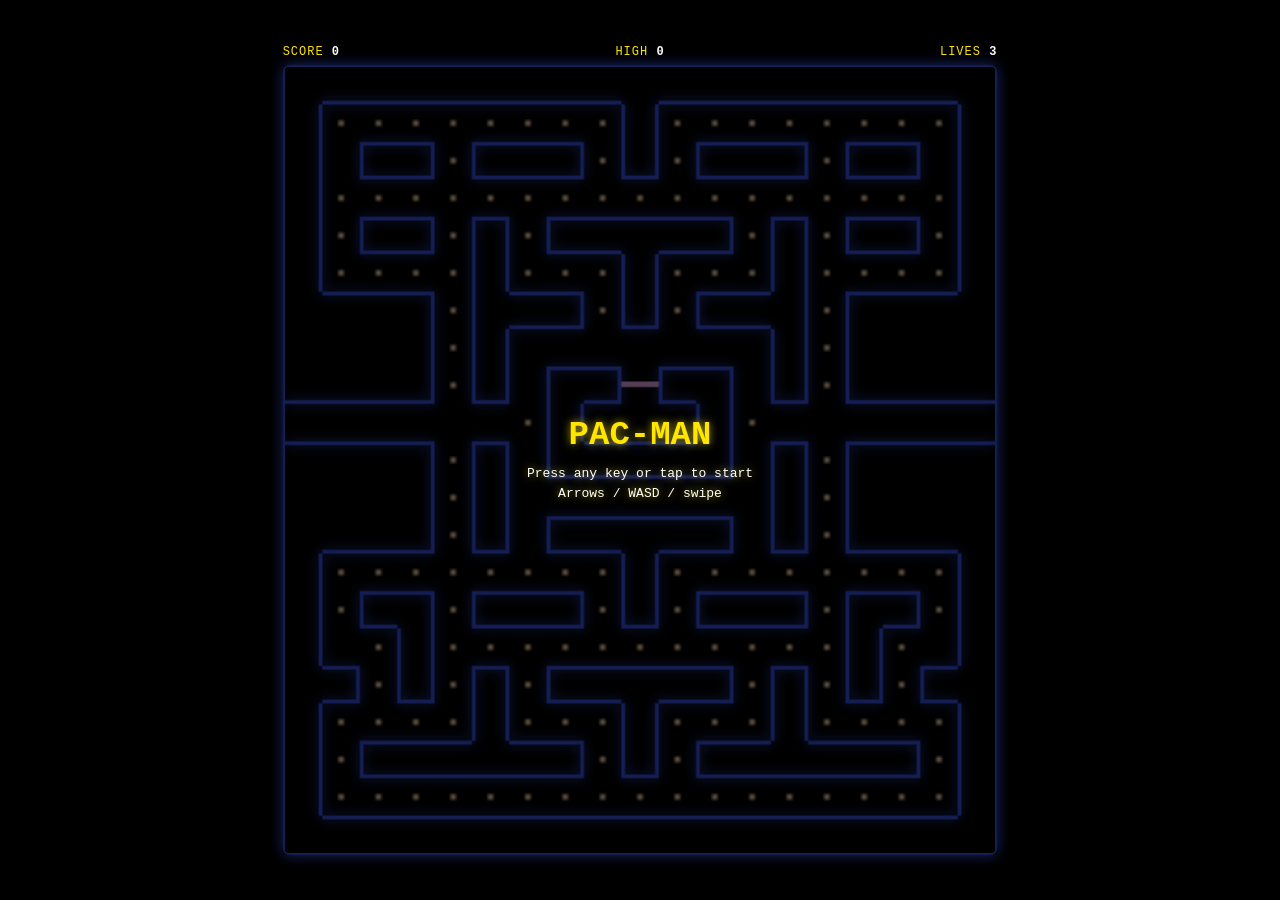
<file: pacman.html>
<!DOCTYPE html>
<html lang="en">
<head>
<meta charset="UTF-8">
<meta name="viewport" content="width=device-width, initial-scale=1">
<title>Pac-Man</title>
<link rel="stylesheet" href="css/pacman.css">
</head>
<body>
<main class="pcx-shell">
  <header class="pcx-hud">
    <span>SCORE <b id="pcxScoreBox">0</b></span>
    <span>HIGH <b id="pcxHighBox">0</b></span>
    <span>LIVES <b id="pcxLivesBox">3</b></span>
  </header>
  <div class="pcx-board">
    <canvas id="pcxStage" aria-label="Pac-Man game board"></canvas>
    <div id="pcxBanner" class="pcx-banner">PAC-MAN<small>Press any key or tap to start<br>Arrows / WASD / swipe</small></div>
  </div>
  <nav class="pcx-pad" aria-label="Touch controls">
    <button data-pcx-dir="up">▲</button>
    <button data-pcx-dir="left">◀</button>
    <button data-pcx-dir="down">▼</button>
    <button data-pcx-dir="right">▶</button>
  </nav>
</main>
<script src="js/pacman.js"></script>
</body>
</html>
</file>
<file: css/pacman.css>
:root{--pcx-bg:#000;--pcx-ink:#ffe600;--pcx-wall:#3b5bff;--pcx-hud:12px}
*{box-sizing:border-box}
html,body{margin:0;height:100%;background:var(--pcx-bg);color:var(--pcx-ink);
  font-family:"Courier New",monospace;overflow:hidden;user-select:none;-webkit-user-select:none}
.pcx-shell{height:100%;display:flex;flex-direction:column;align-items:center;justify-content:center;gap:6px;padding:6px}
.pcx-hud{display:flex;justify-content:space-between;gap:12px;width:100%;
  max-width:calc((100vh - 110px) * 19 / 21);font-size:var(--pcx-hud);letter-spacing:1px}
.pcx-hud b{color:#fff}
.pcx-board{position:relative;width:100%;max-width:calc((100vh - 110px) * 19 / 21)}
#pcxStage{display:block;width:100%;height:auto;aspect-ratio:19/21;background:#000;
  border:2px solid var(--pcx-wall);border-radius:6px;box-shadow:0 0 14px #3b5bff66}
.pcx-banner{position:absolute;inset:0;display:flex;flex-direction:column;align-items:center;justify-content:center;
  text-align:center;font-size:clamp(18px,6vw,34px);font-weight:bold;background:#000a;color:var(--pcx-ink);
  text-shadow:0 0 8px #ffe600aa;white-space:pre-line}
.pcx-banner small{margin-top:10px;font-size:clamp(10px,2.8vw,13px);color:#fff;font-weight:normal;line-height:1.5}
.pcx-banner.pcx-hide{display:none}
.pcx-pad{display:none;grid-template-columns:repeat(4,1fr);gap:6px;width:100%;max-width:320px}
.pcx-pad button{background:#111;color:var(--pcx-ink);border:1px solid var(--pcx-wall);border-radius:8px;
  padding:8px 0;font-size:16px}
@media (pointer:coarse){.pcx-pad{display:grid}
  .pcx-hud,.pcx-board{max-width:calc((100vh - 150px) * 19 / 21)}}
</file>
